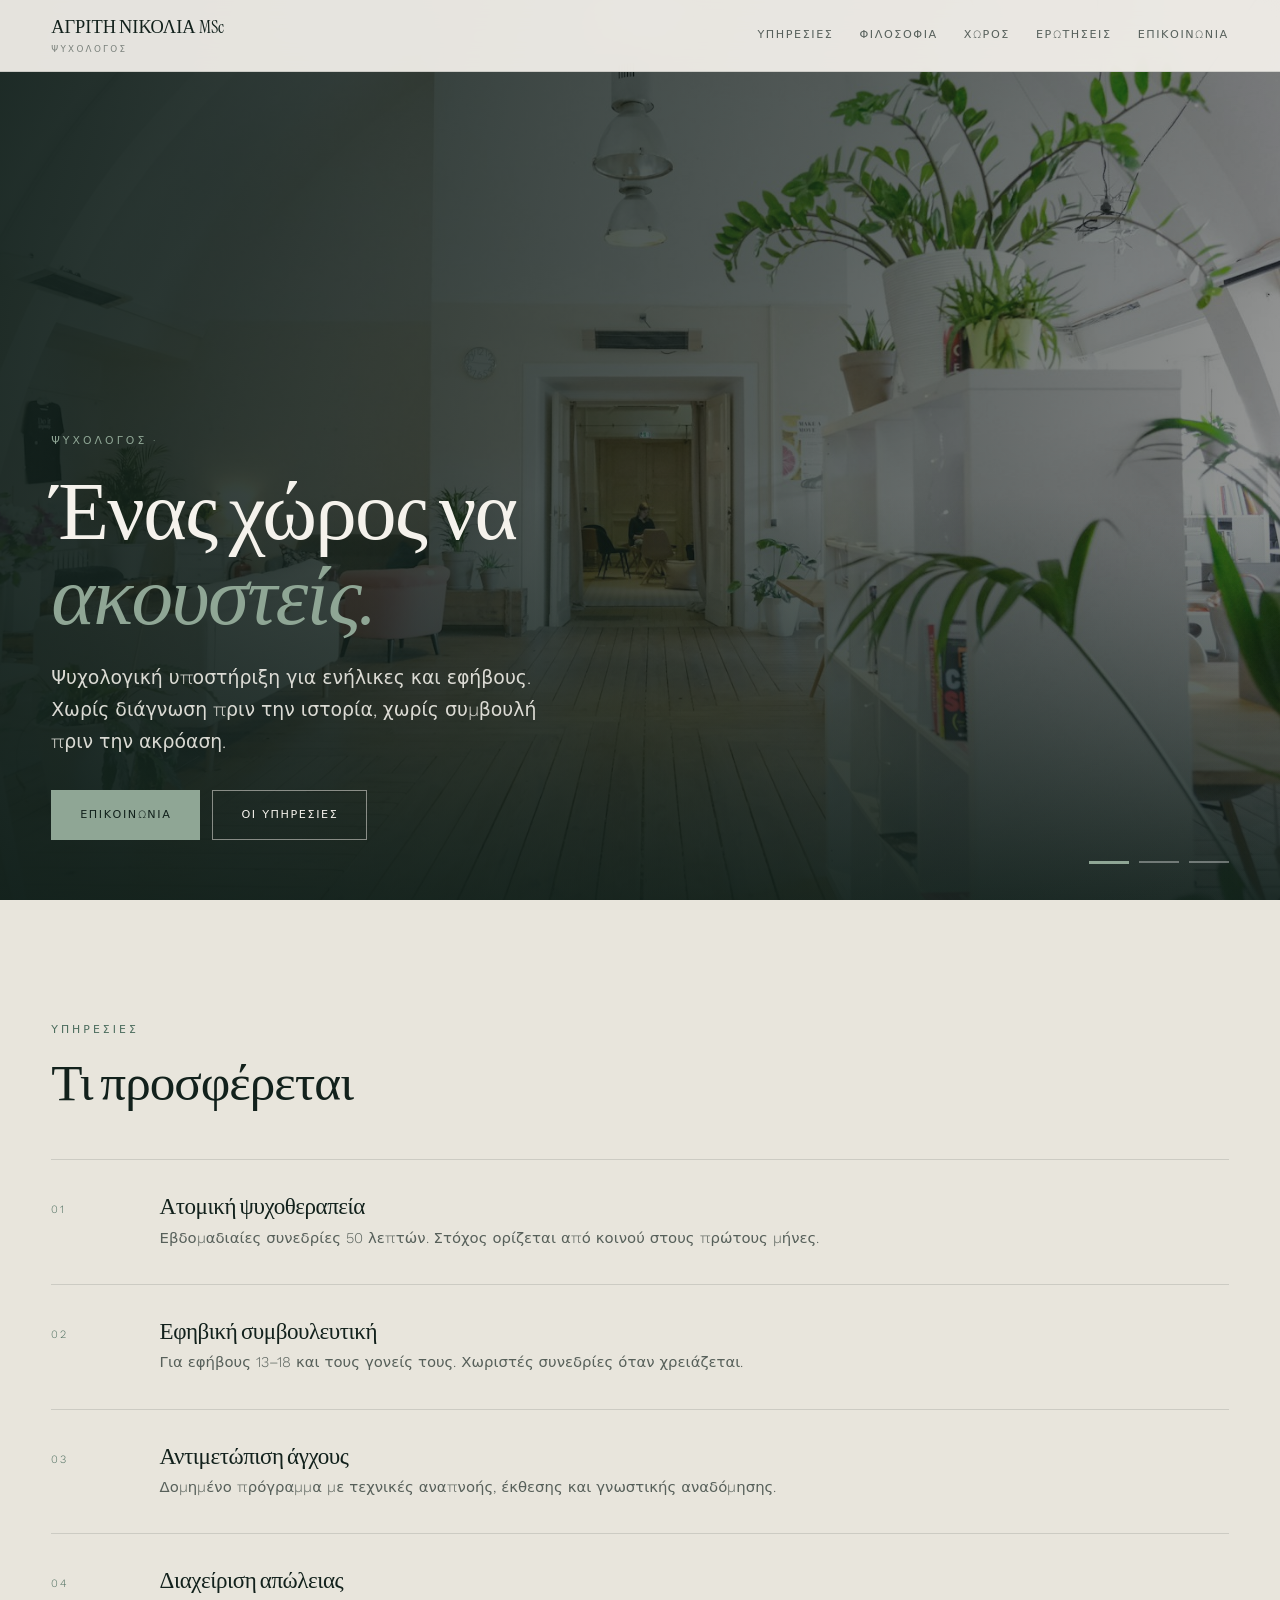
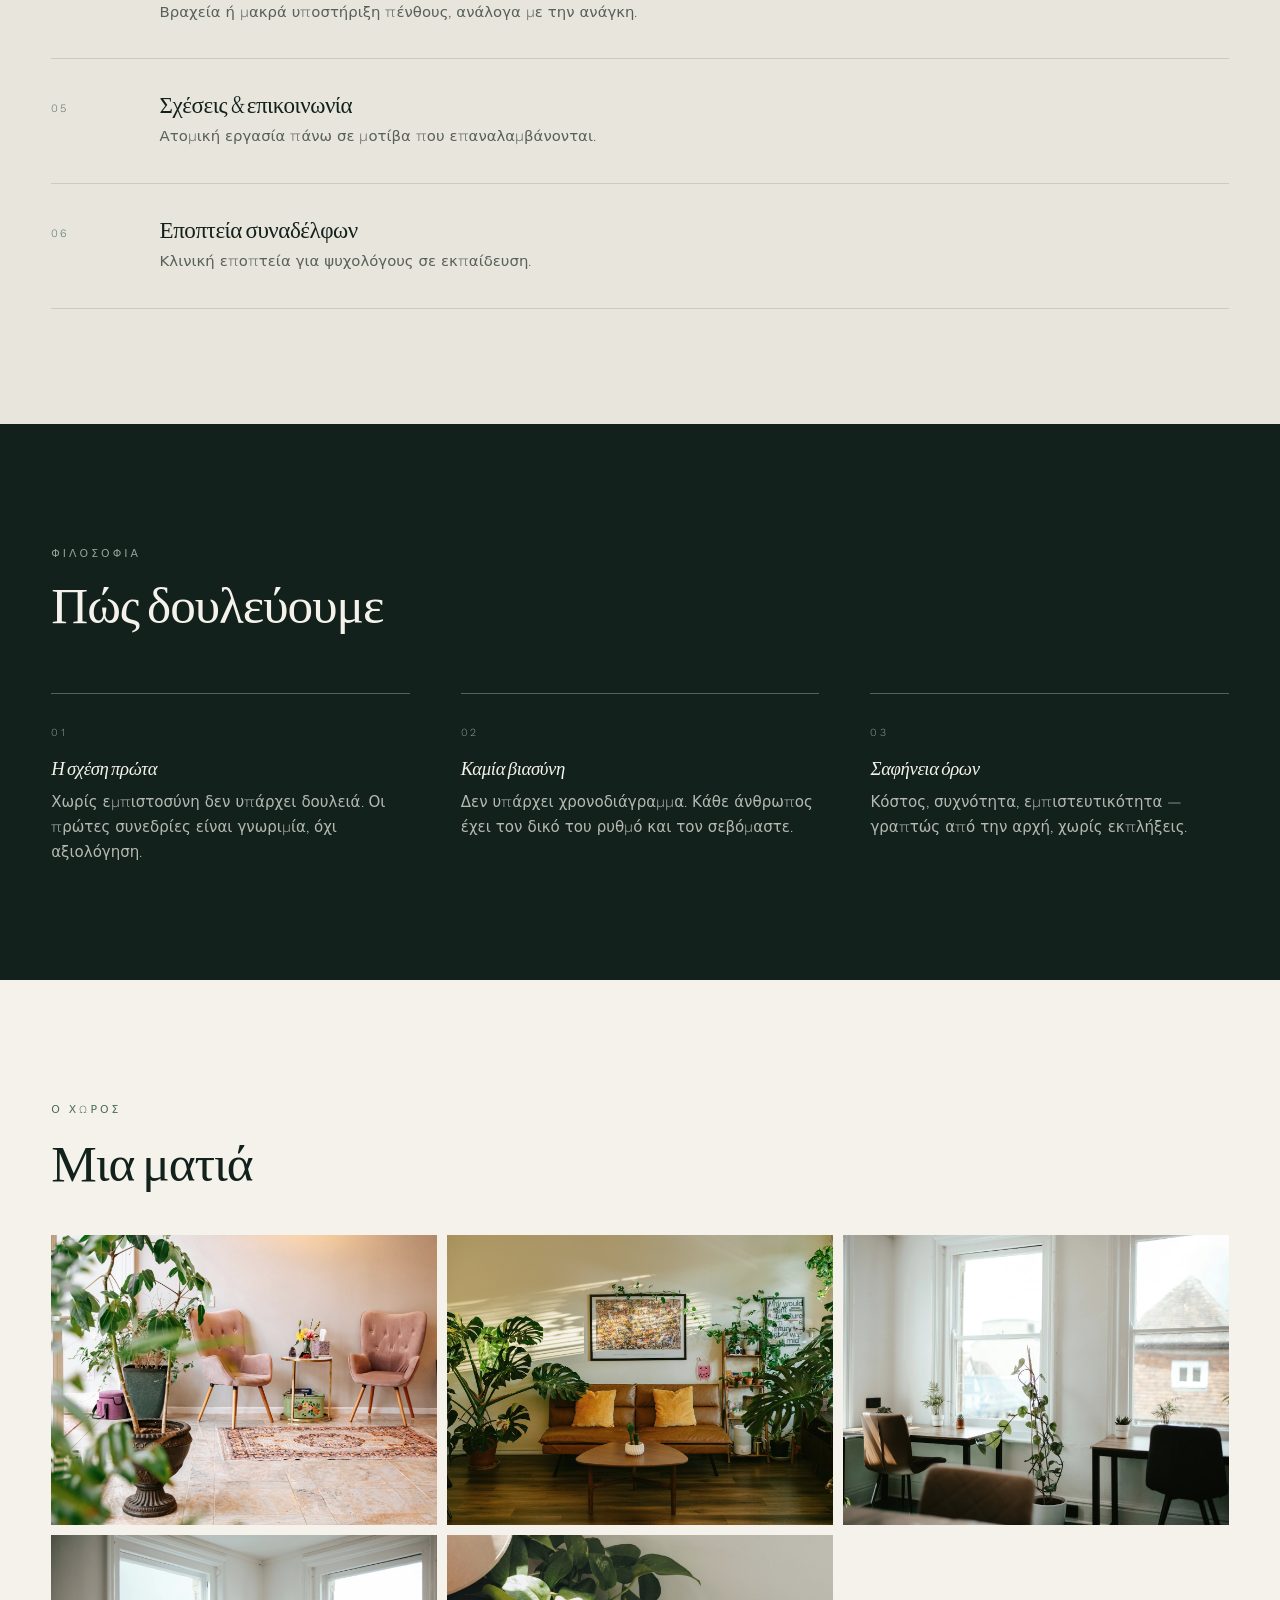
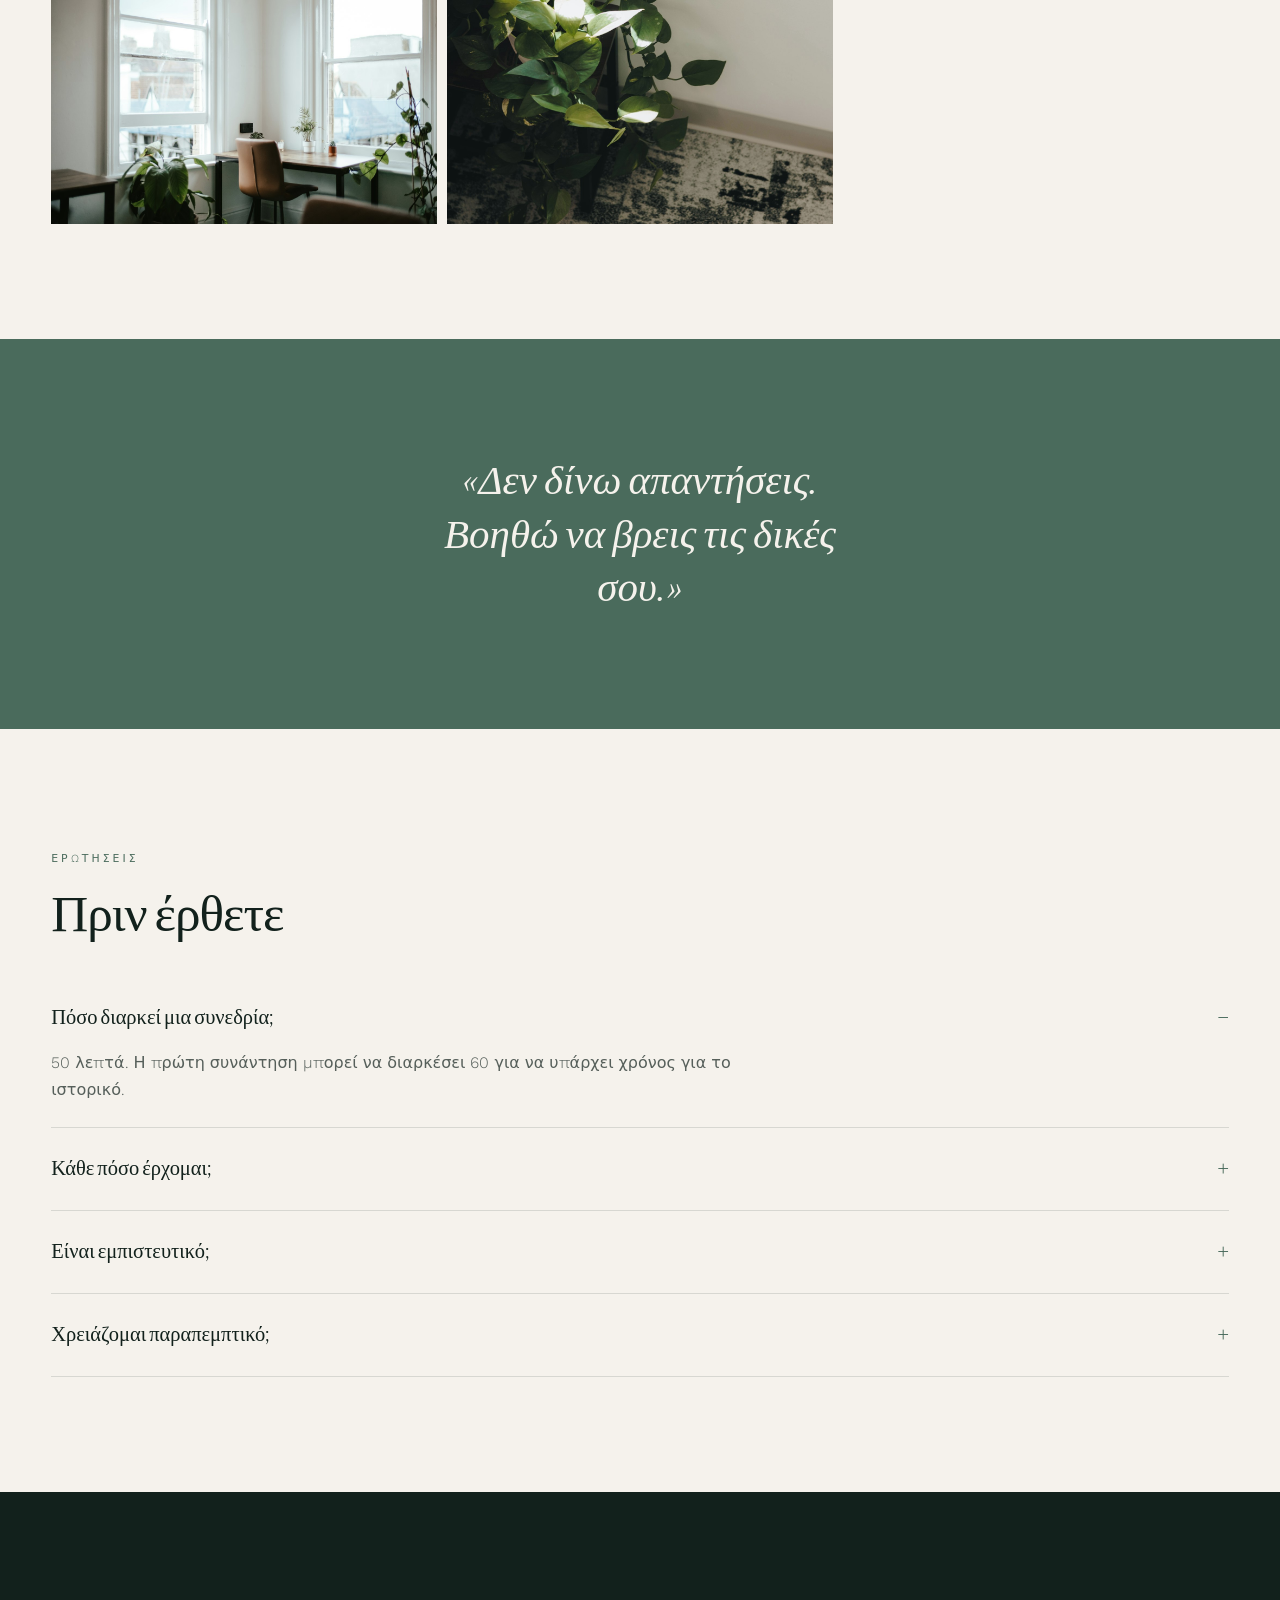
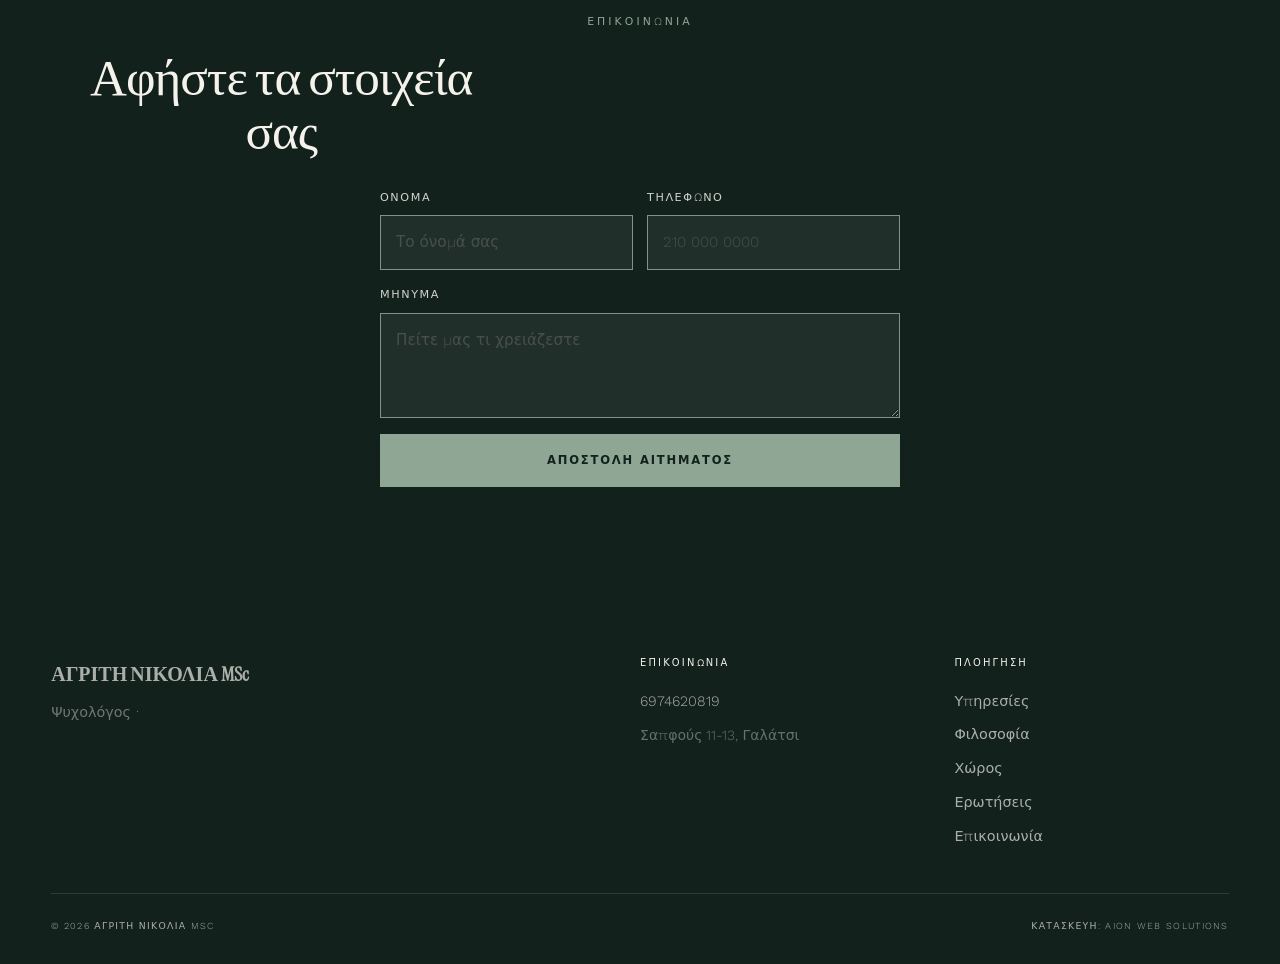
<file: index.html>
<!doctype html><html lang="el"><head><meta charset="utf-8"><meta name="viewport" content="width=device-width,initial-scale=1">
<title>ΑΓΡΙΤΗ ΝΙΚΟΛΙΑ MSc — Ψυχολόγος</title>
<meta name="description" content="ΑΓΡΙΤΗ ΝΙΚΟΛΙΑ MSc — Ψυχολόγος στο . Ψυχολογική υποστήριξη για ενήλικες και εφήβους. Χωρίς διάγνωση πριν την ιστορία, χωρίς συμβουλή πριν την ακρόαση.">
<meta name="theme-color" content="#12211C">
<link href="https://fonts.googleapis.com/css2?family=Instrument+Serif:ital@0;1&family=Work+Sans:wght@300;400;500&family=Fraunces:ital,opsz,wght@0,9..144,400;1,9..144,400&family=Inter:wght@300;400;500&family=Cormorant+Garamond:ital,wght@0,300;1,300;1,400&family=Karla:wght@300;400;500&display=swap" rel="stylesheet">
<script type="application/ld+json">{"@context":"https://schema.org","@type":"LocalBusiness","name":"ΑΓΡΙΤΗ ΝΙΚΟΛΙΑ MSc","address":{"@type":"PostalAddress","streetAddress":"Σαπφούς 11-13, Γαλάτσι","addressLocality":"Γαλάτσι","addressCountry":"GR"}}</script>
<style>:root{--ink:#12211C;--paper:#F5F2EC;--accent:#4A6B5C;--accent2:#8FA695;--soft:#E8E5DC;--line:color-mix(in srgb,var(--ink) 13%,transparent);--serif:'Instrument Serif',Georgia,serif;--sans:'Work Sans',system-ui,sans-serif;--mono:'Work Sans',system-ui,sans-serif}
*{box-sizing:border-box}html{scroll-behavior:smooth}
body{margin:0;background:var(--paper);color:var(--ink);font-family:var(--sans);line-height:1.65;-webkit-font-smoothing:antialiased;overflow-x:hidden;font-weight:300}
img{display:block;max-width:100%}
.wrap{width:min(1240px,92vw);margin:0 auto}
h1,h2,h3,h4{font-family:var(--serif);font-weight:400;letter-spacing:-.02em;margin:0;line-height:1.05}
h2{font-size:clamp(2rem,4vw,3.4rem)}
p{margin:0}
.kicker{font-family:var(--mono);font-size:.68rem;letter-spacing:.28em;text-transform:uppercase;color:var(--accent);display:inline-block}
.lede{font-size:clamp(1rem,1.5vw,1.18rem);line-height:1.68;color:color-mix(in srgb,var(--ink) 78%,transparent)}
section{padding:clamp(70px,9vw,130px) 0;position:relative}
.btn{display:inline-flex;align-items:center;gap:10px;padding:15px 28px;text-decoration:none;font-family:var(--mono);font-size:.7rem;letter-spacing:.14em;text-transform:uppercase;border:1px solid var(--ink);color:var(--ink);transition:.3s;background:transparent;cursor:pointer}
.btn:hover{background:var(--ink);color:var(--paper);transform:translateY(-4px)}
.btn-solid{background:var(--ink);color:var(--paper)}
.btn-solid:hover{background:var(--accent);border-color:var(--accent)}
.burger{display:none;width:42px;height:42px;border:1px solid var(--line);background:transparent;cursor:pointer;position:relative}
.burger span,.burger span::before,.burger span::after{position:absolute;left:50%;transform:translateX(-50%);width:18px;height:1px;background:var(--ink);content:'';transition:.3s}
.burger span{top:50%}.burger span::before{top:-6px}.burger span::after{top:6px}
.burger[aria-expanded="true"] span{background:transparent}
.burger[aria-expanded="true"] span::before{transform:translate(-50%,6px) rotate(45deg)}
.burger[aria-expanded="true"] span::after{transform:translate(-50%,-6px) rotate(-45deg)}
.mobile-drawer{position:fixed;inset:70px 0 auto;z-index:59;background:var(--paper);display:none;flex-direction:column;padding:8px 5vw 28px;border-bottom:1px solid var(--line)}
.mobile-drawer.on{display:flex}
.mobile-drawer a{text-decoration:none;color:var(--ink);padding:15px 0;border-bottom:1px solid var(--line);font-family:var(--mono);font-size:.72rem;letter-spacing:.16em;text-transform:uppercase}
@media(max-width:900px){.burger{display:flex}}
.reveal{opacity:0;transform:translateY(26px);transition:opacity .7s cubic-bezier(.2,.7,.3,1),transform .7s cubic-bezier(.2,.7,.3,1)}
.reveal.in{opacity:1;transform:none}
.stagger>*{opacity:0;transform:translateY(18px);transition:opacity .6s cubic-bezier(.22,.61,.36,1),transform .6s cubic-bezier(.22,.61,.36,1)}
.stagger.in>*{opacity:1;transform:none}
.stagger.in>*:nth-child(1){transition-delay:0ms}.stagger.in>*:nth-child(2){transition-delay:80ms}
.stagger.in>*:nth-child(3){transition-delay:160ms}.stagger.in>*:nth-child(4){transition-delay:240ms}
.stagger.in>*:nth-child(5){transition-delay:320ms}.stagger.in>*:nth-child(6){transition-delay:400ms}
footer{background:var(--ink);color:color-mix(in srgb,var(--paper) 68%,transparent);padding:56px 0 30px}
.frow{display:grid;grid-template-columns:2fr 1fr 1fr;gap:40px;padding-bottom:40px}
@media(max-width:800px){.frow{grid-template-columns:1fr}}
footer h4{color:var(--paper);font-family:var(--mono);font-size:.62rem;letter-spacing:.22em;text-transform:uppercase;margin-bottom:16px;font-weight:400}
footer a{color:inherit;text-decoration:none;display:block;padding:5px 0;font-size:.9rem}
footer a:hover{color:var(--accent2)}
.fbot{display:flex;justify-content:space-between;gap:14px;flex-wrap:wrap;padding-top:24px;border-top:1px solid color-mix(in srgb,var(--paper) 12%,transparent);font-family:var(--mono);font-size:.58rem;letter-spacing:.14em;text-transform:uppercase}
.lb{position:fixed;inset:0;background:color-mix(in srgb,var(--ink) 96%,transparent);display:none;place-items:center;z-index:95;padding:24px}
.lb.on{display:grid}
.lb img{max-height:88vh;max-width:94vw}
.lb button{position:absolute;top:18px;right:24px;background:none;border:0;color:var(--paper);font-size:2rem;cursor:pointer}
.callbar{position:fixed;bottom:0;left:0;right:0;z-index:70;display:none;background:var(--accent);color:var(--paper);text-align:center;padding:15px;text-decoration:none;font-family:var(--mono);font-size:.66rem;letter-spacing:.16em;text-transform:uppercase}
@media(max-width:900px){.callbar{display:block}body{padding-bottom:52px}}
details{border-bottom:1px solid var(--line);padding:24px 0}
summary{cursor:pointer;font-family:var(--serif);font-size:clamp(1.05rem,1.6vw,1.3rem);list-style:none;display:flex;justify-content:space-between;gap:20px}
summary::-webkit-details-marker{display:none}
summary::after{content:'+';color:var(--accent);font-family:var(--sans)}
details[open] summary::after{content:'−'}
details p{margin-top:16px;color:color-mix(in srgb,var(--ink) 70%,transparent);max-width:68ch}
@media(prefers-reduced-motion:reduce){.reveal,.stagger>*{opacity:1!important;transform:none!important;transition:none!important}}

header{position:fixed;inset:0 0 auto;z-index:60;background:color-mix(in srgb,var(--paper) 93%,transparent);backdrop-filter:blur(14px);border-bottom:1px solid var(--line)}
.nav{display:flex;align-items:center;justify-content:space-between;padding:16px 0;gap:20px}
.brand{text-decoration:none;color:var(--ink);font-family:var(--serif);font-size:1.15rem;max-width:300px;line-height:1.25}
.brand i{display:block;font-style:normal;font-size:.55rem;letter-spacing:.26em;text-transform:uppercase;opacity:.5;margin-top:5px;font-family:var(--sans)}
.nav-links{display:flex;gap:26px;font-size:.7rem;letter-spacing:.14em;text-transform:uppercase}
.nav-links a{text-decoration:none;color:color-mix(in srgb,var(--ink) 68%,transparent)}
.nav-links a:hover{color:var(--accent)}
@media(max-width:900px){.nav-links{display:none}}
.hero{position:relative;height:100svh;min-height:620px;display:grid;align-items:end;overflow:hidden;color:var(--paper)}
.hero .slide{position:absolute;inset:0;opacity:0;transition:opacity 1.3s ease}
.hero .slide.on{opacity:1}
.hero .slide img{width:100%;height:100%;object-fit:cover;filter:saturate(.8) brightness(.62)}
.scrim{position:absolute;inset:0;background:linear-gradient(100deg,color-mix(in srgb,var(--ink) 92%,transparent) 0%,color-mix(in srgb,var(--ink) 45%,transparent) 60%,transparent 100%),linear-gradient(0deg,color-mix(in srgb,var(--ink) 88%,transparent),transparent 45%)}
.hero-in{position:relative;z-index:2;padding-bottom:60px;width:100%}
.hero h1{font-size:clamp(2.8rem,6.5vw,6rem);line-height:1.02}
.hero h1 em{font-style:italic;color:var(--accent2)}
.hero .lede{margin-top:24px;max-width:46ch;color:color-mix(in srgb,var(--paper) 88%,transparent)}
.hero-cta{display:flex;gap:12px;margin-top:32px;flex-wrap:wrap}
.hero-cta .btn{border-color:color-mix(in srgb,var(--paper) 50%,transparent);color:var(--paper)}
.hero-cta .btn-solid{background:var(--accent2);border-color:var(--accent2);color:var(--ink)}
.hero .dots{position:absolute;right:max(4vw,24px);bottom:36px;display:flex;gap:10px;z-index:3}
.hero .dots button{width:40px;height:2px;background:rgba(255,255,255,.35);border:0;cursor:pointer}
.hero .dots button.on{background:var(--accent2);height:3px}
.svc{background:var(--soft)}
.svc-list{margin-top:50px;border-top:1px solid var(--line)}
.row{display:grid;grid-template-columns:70px 1fr;gap:clamp(16px,3vw,40px);padding:clamp(22px,3vw,34px) 0;border-bottom:1px solid var(--line);transition:.35s}
.row:hover{background:color-mix(in srgb,var(--accent) 6%,transparent);padding-left:14px;transform:translateY(-4px)}
.rn{font-size:.7rem;letter-spacing:.2em;color:var(--accent);padding-top:7px}
.row h3{font-size:clamp(1.15rem,1.8vw,1.5rem)}
.row p{margin-top:7px;font-size:.93rem;color:color-mix(in srgb,var(--ink) 68%,transparent)}
.phil-sec{background:var(--ink);color:var(--paper)}
.phil-grid{display:grid;grid-template-columns:repeat(3,1fr);gap:clamp(28px,4vw,56px);margin-top:60px}
@media(max-width:900px){.phil-grid{grid-template-columns:1fr}}
.phil{border-top:1px solid color-mix(in srgb,var(--accent2) 50%,transparent);padding-top:24px;transition:.3s}
.phil:hover{transform:translateY(-4px)}
.phil-n{font-size:.68rem;letter-spacing:.24em;color:var(--accent2)}
.phil h3{color:var(--paper);margin:14px 0 12px;font-style:italic}
.phil p{color:color-mix(in srgb,var(--paper) 72%,transparent);font-size:.94rem}
.gal-grid{display:grid;grid-template-columns:repeat(3,1fr);gap:10px;margin-top:44px}
@media(max-width:700px){.gal-grid{grid-template-columns:repeat(2,1fr)}}
.g-item{position:relative;overflow:hidden;border:0;padding:0;cursor:zoom-in;aspect-ratio:4/3;background:var(--soft);transition:.3s}
.g-item img{width:100%;height:100%;object-fit:cover;transition:transform .7s,filter .7s;filter:saturate(.88)}
.g-item:hover img{transform:scale(1.05);filter:saturate(1.05)}
.g-item:hover{transform:translateY(-4px)}
.quote{background:var(--accent);color:var(--paper);text-align:center}
.quote blockquote{font-family:var(--serif);font-style:italic;font-size:clamp(1.5rem,3.2vw,2.6rem);line-height:1.3;max-width:24ch;margin:0 auto}
.cta{background:var(--ink);color:var(--paper);text-align:center}
.cta h2{color:var(--paper);max-width:20ch;margin:0 auto 30px}
.cta h2 em{color:var(--accent2);font-style:italic}
.cta .demof button{background:var(--accent2);color:var(--ink)}
</style></head><body>
<header><div class="wrap nav">
  <a class="brand" href="#top">ΑΓΡΙΤΗ ΝΙΚΟΛΙΑ MSc<i>Ψυχολόγος</i></a>
  <nav class="nav-links"><a href="#svc">Υπηρεσίες</a><a href="#phil">Φιλοσοφία</a><a href="#gallery">Χώρος</a><a href="#faq">Ερωτήσεις</a><a href="#ep">Επικοινωνία</a></nav>
  <button class="burger" id="burger" aria-label="Μενού" aria-expanded="false"><span></span></button>
</div></header>
<div class="mobile-drawer" id="mdrawer"><a href="#svc">Υπηρεσίες</a><a href="#phil">Φιλοσοφία</a><a href="#gallery">Χώρος</a><a href="#faq">Ερωτήσεις</a><a href="#ep">Επικοινωνία</a></div>

<div class="hero" id="top"><div class="slide on"><img src="img/psychology-u01.jpg" alt=""></div><div class="slide"><img src="img/psychology-u03.jpg" alt="" loading="lazy"></div><div class="slide"><img src="img/psychology-u05.jpg" alt="" loading="lazy"></div><div class="scrim"></div>
  <div class="hero-in"><div class="wrap">
    <span class="kicker" style="color:#8FA695">Ψυχολόγος · </span>
    <h1 style="margin-top:16px">Ένας χώρος να<br><em>ακουστείς.</em></h1>
    <p class="lede">Ψυχολογική υποστήριξη για ενήλικες και εφήβους. Χωρίς διάγνωση πριν την ιστορία, χωρίς συμβουλή πριν την ακρόαση.</p>
    <div class="hero-cta"><a class="btn btn-solid" href="#ep">Επικοινωνία</a><a class="btn" href="#svc">Οι υπηρεσίες</a></div>
  </div></div>
  <div class="dots"><button class="on" aria-label="1"></button><button aria-label="2"></button><button aria-label="3"></button></div>
</div>

<section class="svc" id="svc"><div class="wrap reveal">
  <span class="kicker">Υπηρεσίες</span>
  <h2 style="margin-top:14px">Τι προσφέρεται</h2>
  <div class="svc-list stagger">
<div class="row"><span class="rn">01</span><div><h3>Ατομική ψυχοθεραπεία</h3><p>Εβδομαδιαίες συνεδρίες 50 λεπτών. Στόχος ορίζεται από κοινού στους πρώτους μήνες.</p></div></div>
<div class="row"><span class="rn">02</span><div><h3>Εφηβική συμβουλευτική</h3><p>Για εφήβους 13–18 και τους γονείς τους. Χωριστές συνεδρίες όταν χρειάζεται.</p></div></div>
<div class="row"><span class="rn">03</span><div><h3>Αντιμετώπιση άγχους</h3><p>Δομημένο πρόγραμμα με τεχνικές αναπνοής, έκθεσης και γνωστικής αναδόμησης.</p></div></div>
<div class="row"><span class="rn">04</span><div><h3>Διαχείριση απώλειας</h3><p>Βραχεία ή μακρά υποστήριξη πένθους, ανάλογα με την ανάγκη.</p></div></div>
<div class="row"><span class="rn">05</span><div><h3>Σχέσεις &amp; επικοινωνία</h3><p>Ατομική εργασία πάνω σε μοτίβα που επαναλαμβάνονται.</p></div></div>
<div class="row"><span class="rn">06</span><div><h3>Εποπτεία συναδέλφων</h3><p>Κλινική εποπτεία για ψυχολόγους σε εκπαίδευση.</p></div></div>
  </div>
</div></section>

<section class="phil-sec" id="phil"><div class="wrap reveal">
  <span class="kicker" style="color:#8FA695">Φιλοσοφία</span>
  <h2 style="color:#F5F2EC;margin-top:14px">Πώς δουλεύουμε</h2>
  <div class="phil-grid stagger">
<div class="phil"><span class="phil-n">01</span><h3>Η σχέση πρώτα</h3><p>Χωρίς εμπιστοσύνη δεν υπάρχει δουλειά. Οι πρώτες συνεδρίες είναι γνωριμία, όχι αξιολόγηση.</p></div>
<div class="phil"><span class="phil-n">02</span><h3>Καμία βιασύνη</h3><p>Δεν υπάρχει χρονοδιάγραμμα. Κάθε άνθρωπος έχει τον δικό του ρυθμό και τον σεβόμαστε.</p></div>
<div class="phil"><span class="phil-n">03</span><h3>Σαφήνεια όρων</h3><p>Κόστος, συχνότητα, εμπιστευτικότητα — γραπτώς από την αρχή, χωρίς εκπλήξεις.</p></div>
  </div>
</div></section>

<section class="gallery" id="gallery"><div class="wrap reveal">
  <span class="kicker">Ο χώρος</span>
  <h2 style="margin:16px 0 0">Μια ματιά</h2>
  <div class="gal-grid stagger"><button class="g-item" data-src="img/psychology-u07.jpg" aria-label="Φωτογραφία 1"><img src="img/psychology-u07.jpg" alt="" loading="lazy"></button><button class="g-item" data-src="img/psychology-u09.jpg" aria-label="Φωτογραφία 2"><img src="img/psychology-u09.jpg" alt="" loading="lazy"></button><button class="g-item" data-src="img/psychology-u11.jpg" aria-label="Φωτογραφία 3"><img src="img/psychology-u11.jpg" alt="" loading="lazy"></button><button class="g-item" data-src="img/psychology-u13.jpg" aria-label="Φωτογραφία 4"><img src="img/psychology-u13.jpg" alt="" loading="lazy"></button><button class="g-item" data-src="img/psychology-u15.jpg" aria-label="Φωτογραφία 5"><img src="img/psychology-u15.jpg" alt="" loading="lazy"></button></div>
</div></section>
<div class="lb" id="lb"><button aria-label="Κλείσιμο">×</button><img alt=""></div>

<section class="quote"><div class="wrap"><blockquote>«Δεν δίνω απαντήσεις. Βοηθώ να βρεις τις δικές σου.»</blockquote></div></section>

<section class="faq" id="faq"><div class="wrap reveal">
  <span class="kicker">Ερωτήσεις</span>
  <h2 style="margin:16px 0 36px">Πριν έρθετε</h2>
<details open><summary>Πόσο διαρκεί μια συνεδρία;</summary><p>50 λεπτά. Η πρώτη συνάντηση μπορεί να διαρκέσει 60 για να υπάρχει χρόνος για το ιστορικό.</p></details>
<details><summary>Κάθε πόσο έρχομαι;</summary><p>Συνήθως μία φορά την εβδομάδα στην αρχή, με δυνατότητα αραίωσης όσο προχωρά η δουλειά.</p></details>
<details><summary>Είναι εμπιστευτικό;</summary><p>Ναι, με τις εξαιρέσεις που ορίζει ο νόμος και ο κώδικας δεοντολογίας. Εξηγούνται αναλυτικά στην πρώτη συνάντηση, γραπτώς.</p></details>
<details><summary>Χρειάζομαι παραπεμπτικό;</summary><p>Όχι. Μπορείτε να κλείσετε απευθείας ραντεβού.</p></details>
</div></section>

<section class="cta" id="ep"><div class="wrap">
  <span class="kicker" style="color:#8FA695">Επικοινωνία</span>
  <h2 style="margin:18px 0 30px">Αφήστε τα στοιχεία σας</h2>
  <form class="demof" onsubmit="event.preventDefault();this.querySelector('.ok').classList.add('show');this.reset();">
  <div class="fr"><label>Όνομα<input type="text" name="name" placeholder="Το όνομά σας" required></label><label>Τηλέφωνο<input type="tel" name="phone" placeholder="210 000 0000" required></label></div>
  <label>Μήνυμα<textarea name="message" rows="3" placeholder="Πείτε μας τι χρειάζεστε"></textarea></label>
  <input type="text" name="_honey" style="display:none" tabindex="-1">
  <button type="submit">Αποστολή αιτήματος</button>
  <p class="ok">Το αίτημα καταχωρήθηκε. Θα επικοινωνήσουμε μαζί σας.</p>
</form>
<style>.demof{display:grid;gap:16px;max-width:520px;margin:0 auto;text-align:left}.demof .fr{display:grid;grid-template-columns:1fr 1fr;gap:14px}@media(max-width:600px){.demof .fr{grid-template-columns:1fr}}.demof label{display:grid;gap:8px;font-size:.7rem;letter-spacing:.14em;text-transform:uppercase;opacity:.85}.demof input,.demof textarea{width:100%;padding:14px 15px;border:1.5px solid rgba(255,255,255,.55);background:rgba(255,255,255,.08);color:inherit;font:inherit;font-size:.95rem}.demof input::placeholder,.demof textarea::placeholder{opacity:.55}.demof button{padding:17px;border:0;background:#fff;color:#111;font:inherit;font-size:.72rem;font-weight:600;letter-spacing:.16em;text-transform:uppercase;cursor:pointer;transition:.3s}.demof button:hover{opacity:.85;transform:translateY(-4px)}.demof .ok{display:none;font-size:.9rem;padding:14px;border:1.5px solid #fff;background:rgba(255,255,255,.12)}.demof .ok.show{display:block}</style>
</div></section>

<footer><div class="wrap frow">
    <div><strong style="font-family:var(--serif);font-size:1.25rem">ΑΓΡΙΤΗ ΝΙΚΟΛΙΑ MSc</strong><p style="margin-top:10px;max-width:36ch;opacity:.6;font-size:.9rem">Ψυχολόγος · </p></div>
    <div><h4>Επικοινωνία</h4><a href="tel:6974620819">6974620819</a><span style="display:block;opacity:.55;font-size:.88rem;margin-top:6px">Σαπφούς 11-13, Γαλάτσι</span></div>
    <div><h4>Πλοήγηση</h4><a href="#svc">Υπηρεσίες</a><a href="#phil">Φιλοσοφία</a><a href="#gallery">Χώρος</a><a href="#faq">Ερωτήσεις</a><a href="#ep">Επικοινωνία</a></div>
  </div><div class="wrap fbot"><span>© <span id="y"></span> ΑΓΡΙΤΗ ΝΙΚΟΛΙΑ MSc</span><span>Κατασκευή: AION Web Solutions</span></div></footer>
<a class="callbar" href="#ep">Επικοινωνία</a>
<script>
document.getElementById('y').textContent=new Date().getFullYear();
var bg=document.getElementById('burger'),mdw=document.getElementById('mdrawer');
if(bg&&mdw){function mc(){bg.setAttribute('aria-expanded','false');mdw.classList.remove('on')}
bg.addEventListener('click',function(){var o=bg.getAttribute('aria-expanded')==='true';bg.setAttribute('aria-expanded',String(!o));mdw.classList.toggle('on',!o)});
[].slice.call(mdw.querySelectorAll('a')).forEach(function(a){a.addEventListener('click',mc)});
window.addEventListener('resize',function(){if(window.innerWidth>900)mc()});}
var io=new IntersectionObserver(function(es){es.forEach(function(e){if(e.isIntersecting){e.target.classList.add('in');io.unobserve(e.target)}})},{rootMargin:'0px 0px -8% 0px',threshold:0.08});
[].slice.call(document.querySelectorAll('.reveal,.stagger')).forEach(function(el){io.observe(el)});
var slides=[].slice.call(document.querySelectorAll('.slide')),dots=[].slice.call(document.querySelectorAll('.dots button')),i=0,t;
if(slides.length>1){function go(n){slides[i].classList.remove('on');if(dots[i])dots[i].classList.remove('on');i=n;slides[i].classList.add('on');if(dots[i])dots[i].classList.add('on')}
function loop(){t=setInterval(function(){go((i+1)%slides.length)},6500)}
dots.forEach(function(b,k){b.addEventListener('click',function(){clearInterval(t);go(k);loop()})});loop();}
if(!matchMedia('(prefers-reduced-motion: reduce)').matches){window.addEventListener('scroll',function(){var y=window.scrollY;if(y<window.innerHeight)[].slice.call(document.querySelectorAll('.slide img')).forEach(function(im){im.style.transform='translateY('+(y*0.10)+'px) scale(1.03)'})},{passive:true})}
var lb=document.getElementById('lb');
if(lb){var li=lb.querySelector('img');document.querySelectorAll('.g-item').forEach(function(b){b.addEventListener('click',function(){li.src=b.dataset.src;lb.classList.add('on')})});lb.addEventListener('click',function(e){if(e.target!==li)lb.classList.remove('on')})}
document.addEventListener('keydown',function(e){if(e.key==='Escape'&&lb)lb.classList.remove('on')});
document.querySelectorAll('details').forEach(function(x){x.addEventListener('toggle',function(){if(x.open)document.querySelectorAll('details').forEach(function(o){if(o!==x)o.open=false})})});
</script>
</body></html>
</file>
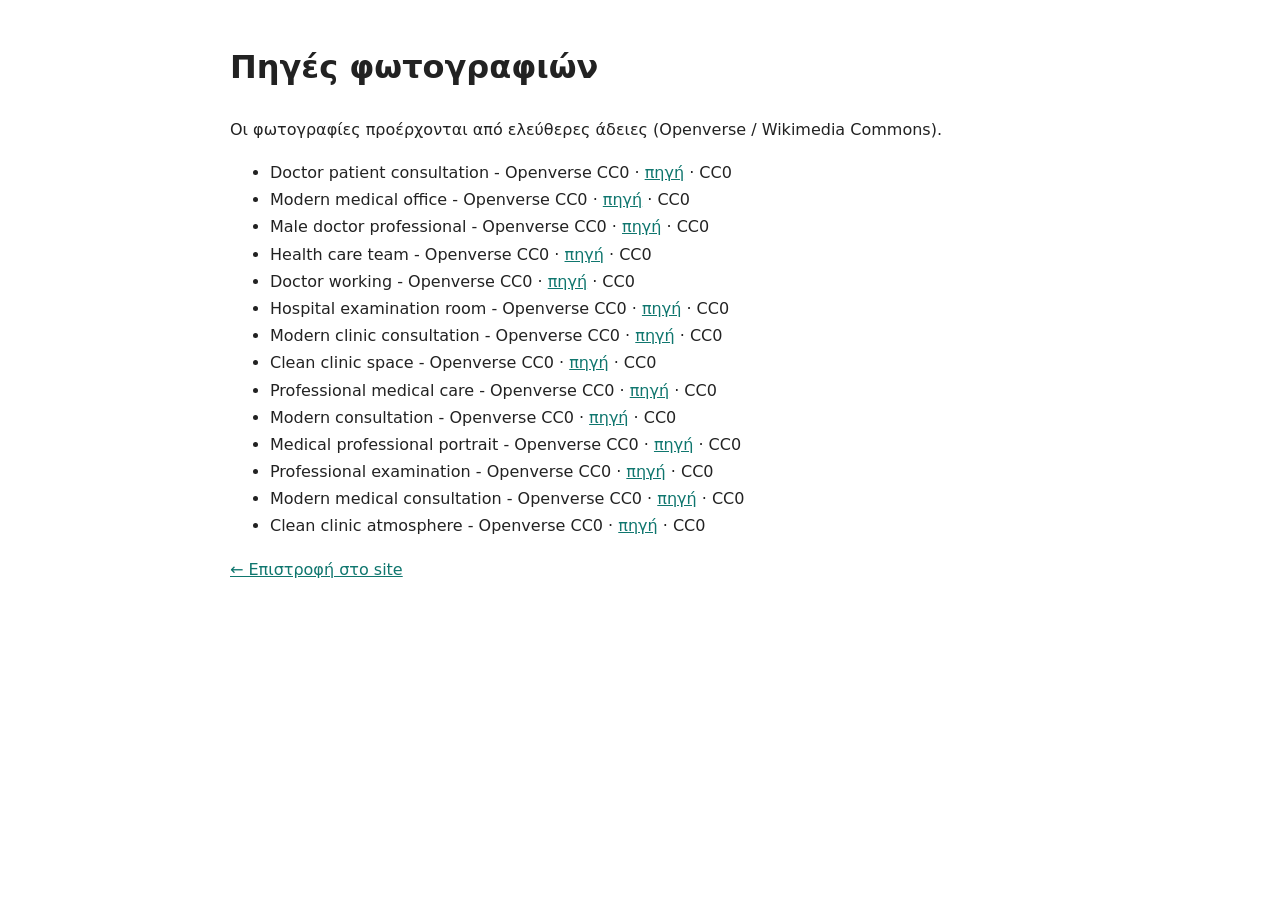
<file: credits.html>
<!doctype html><html lang="el"><head><meta charset="utf-8"><meta name="viewport" content="width=device-width,initial-scale=1"><title>Πηγές φωτογραφιών - ΑΓΡΙΤΗ ΝΙΚΟΛΙΑ MSc</title><style>body{font-family:system-ui;max-width:820px;margin:40px auto;padding:0 20px;line-height:1.7;color:#222}a{color:#0f766e}</style></head><body><h1>Πηγές φωτογραφιών</h1><p>Οι φωτογραφίες προέρχονται από ελεύθερες άδειες (Openverse / Wikimedia Commons).</p><ul><li>Doctor patient consultation - Openverse CC0 · <a href="Openverse (CC0 aggregate)" rel="nofollow noopener">πηγή</a> · CC0</li><li>Modern medical office - Openverse CC0 · <a href="Openverse (CC0 aggregate)" rel="nofollow noopener">πηγή</a> · CC0</li><li>Male doctor professional - Openverse CC0 · <a href="Openverse (CC0 aggregate)" rel="nofollow noopener">πηγή</a> · CC0</li><li>Health care team - Openverse CC0 · <a href="Openverse (CC0 aggregate)" rel="nofollow noopener">πηγή</a> · CC0</li><li>Doctor working - Openverse CC0 · <a href="Openverse (CC0 aggregate)" rel="nofollow noopener">πηγή</a> · CC0</li><li>Hospital examination room - Openverse CC0 · <a href="Openverse (CC0 aggregate)" rel="nofollow noopener">πηγή</a> · CC0</li><li>Modern clinic consultation - Openverse CC0 · <a href="Openverse (CC0 aggregate)" rel="nofollow noopener">πηγή</a> · CC0</li><li>Clean clinic space - Openverse CC0 · <a href="Openverse (CC0 aggregate)" rel="nofollow noopener">πηγή</a> · CC0</li><li>Professional medical care - Openverse CC0 · <a href="Openverse (CC0 aggregate)" rel="nofollow noopener">πηγή</a> · CC0</li><li>Modern consultation - Openverse CC0 · <a href="Openverse (CC0 aggregate)" rel="nofollow noopener">πηγή</a> · CC0</li><li>Medical professional portrait - Openverse CC0 · <a href="Openverse (CC0 aggregate)" rel="nofollow noopener">πηγή</a> · CC0</li><li>Professional examination - Openverse CC0 · <a href="Openverse (CC0 aggregate)" rel="nofollow noopener">πηγή</a> · CC0</li><li>Modern medical consultation - Openverse CC0 · <a href="Openverse (CC0 aggregate)" rel="nofollow noopener">πηγή</a> · CC0</li><li>Clean clinic atmosphere - Openverse CC0 · <a href="Openverse (CC0 aggregate)" rel="nofollow noopener">πηγή</a> · CC0</li></ul><p><a href="index.html">← Επιστροφή στο site</a></p></body></html>
</file>
